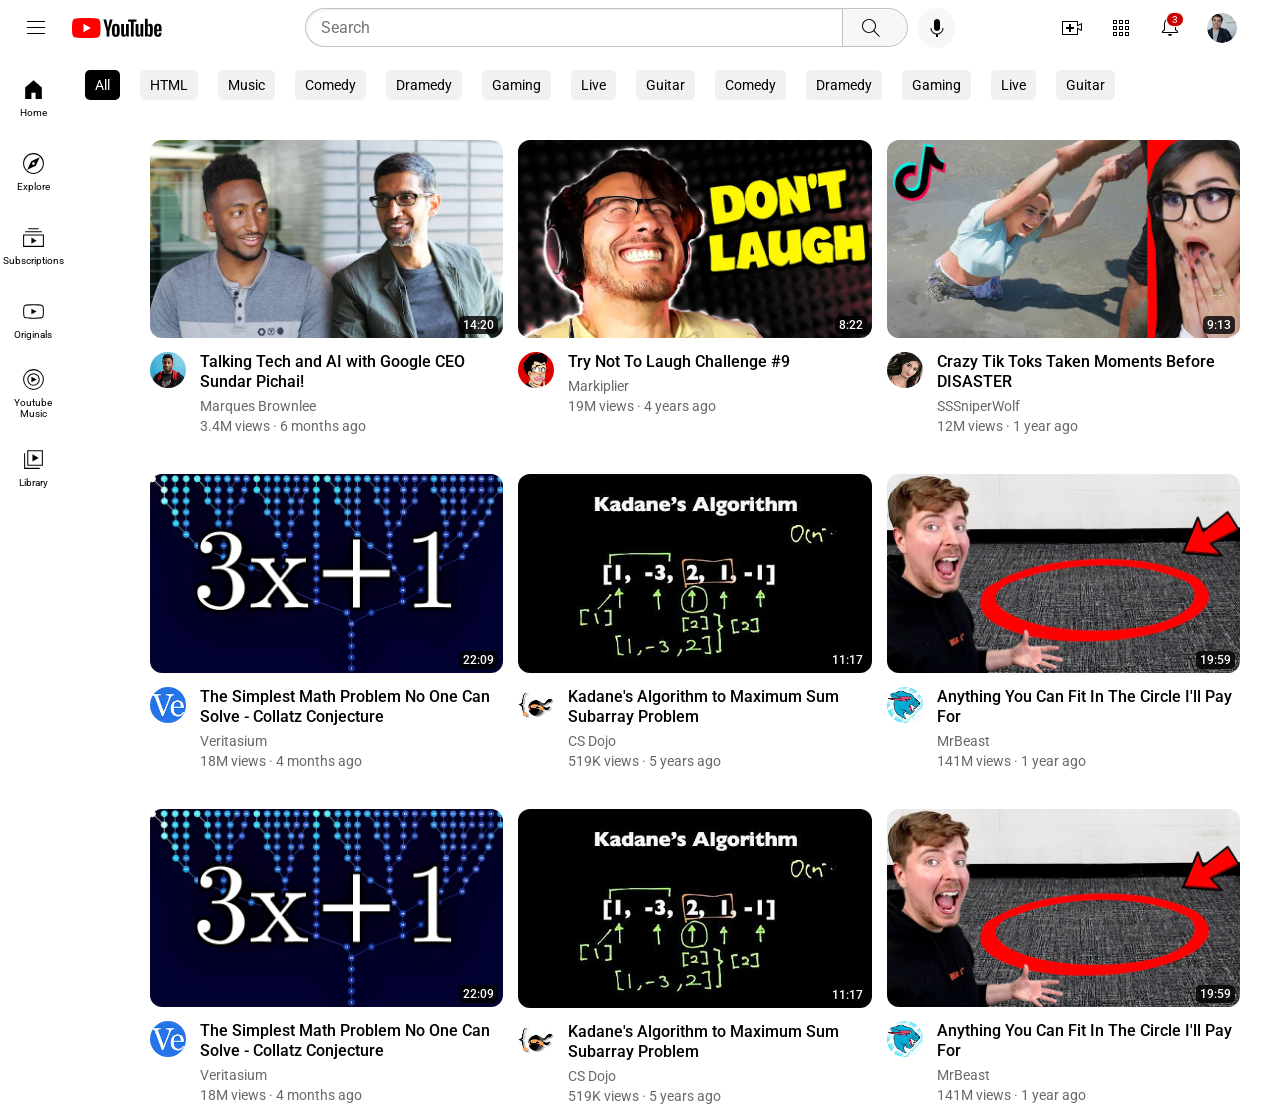
<file: index.html>
<!DOCTYPE html>
<html lang="en">
<head>
    <meta charset="UTF-8">
    <meta http-equiv="X-UA-Compatible" content="IE=edge">
    <meta name="viewport" content="width=device-width, initial-scale=1.0">
    <title>Youtube</title>
    <link rel="preconnect" href="https://fonts.googleapis.com">
    <link rel="preconnect" href="https://fonts.gstatic.com" crossorigin>
    <link href="https://fonts.googleapis.com/css2?family=Roboto:wght@400;500;700&display=swap" rel="stylesheet">

    <link rel="stylesheet" href="styles/header.css">
    <link rel="stylesheet" href="styles/video.css">
    <link rel="stylesheet" href="styles/sidebar.css">

    <style>
        body{
            margin: 0;
        }
    </style>
</head>
<body style="padding-top: 80px; ">
    <!-- background-color: rgb(245, 245, 245); -->
    <div class="header">
        <div class="left-section">
            <img class="hamburger" src="icons/hamburger-menu.svg">
            <img class="youtube-logo" src="icons/youtube-logo.svg">
        </div>
        <div class="middle-section">
            <input class="search-box" type="text" placeholder="Search">
            <button class="button">
                <img class="search" src="icons/search.svg">
                <div class="tooltip">Search</div></button>
            <button class="voice-button">
              <img class="voice" src="icons/voice-search-icon.svg">
             <div class="tooltip">Search with your voice</div>
            </button>
        </div>
        <div class="right-section">
           <img class="upload" src="icons/upload.svg">
           <img class="notifications" src="icons/youtube-apps.svg">
           <div class="notification-container">
                <img class="notifications" src="icons/notifications.svg">
                <div class="number">3</div>
           </div>
           <img class="my-channel" src="icons/my-channel.jpeg">
        </div>
    </div>
    <div class="search-bar">
        <button class="homeb">
            <img class="home" src="icons/home.svg">
            <p class="name">Home</p>
        </button>
        <button class="homeb">
            <img class="home" src="icons/explore.svg">
            <p class="name">Explore</p>
        </button>
        <button class="homeb">
            <img class="home" src="icons/subscriptions.svg">
            <p class="name">Subscriptions</p>
        </button>
        <button class="homeb">
            <img class="home" src="icons/originals.svg">
            <p class="name">Originals</p>
        </button>
        <button class="homeb">
            <img class="home" src="icons/youtube-music.svg">
            <p class="name">Youtube Music</p>
        </button>
        <button class="homeb">
            <img class="home" src="icons/library.svg">
            <p class="name">Library</p>
        </button>

        <!-- extended side bar -->

        <a href="" class="home-first">
            <img src="icons/home.svg" alt="home" class="home">
            <p>Home</p>
        </a>
        <a href="">
            <img src="icons/explore.svg" alt="" class="home">
            <p>Explore</p>
        </a>
        <a href="">
            <img src="icons/subscriptions.svg" alt="" class="home">
            <p>Subscriptions</p>
        </a>

        <hr>
        <a href="">
            <img src="icons/library.svg" alt="" class="home">
            <p>Library</p>
        </a>
        <a href="">
            <img src="icons/hist.png" alt="" class="home hist">
            <p>History</p>
        </a>
        <a href="">
            <img src="icons/originals.svg" alt="" class="home">
            <p>Originals</p>
        </a>
        <a href="">
            <img src="icons/show-more.png" alt="" class="home">
            <p>Show more</p>
        </a>

        <hr>

        
        <h3>Subscriptions</h3>
        <a href="">
            <img class="profile-picture" src="channelname/channel-1.jpeg" alt="" class="home">
            <p>Marques Brownlee</p>
        </a>
        <a href="">
            <img class="profile-picture" src="channelname/channel-2.jpeg" alt="" class="home">
            <p>Markiplier</p>
        </a>
    </div>

    <!-- suggestions -->

    <div class="categories">
        <buttons class="types first"><p>All</p></buttons>
        <buttons class="types"><p>HTML</p></buttons>
        <buttons class="types"><p>Music</p></buttons>
        <buttons class="types"><p>Comedy</p></buttons>
        <buttons class="types"><p>Dramedy</p></buttons>
        <buttons class="types"><p>Gaming</p></buttons>
        <buttons class="types"><p>Live</p></buttons>
        <buttons class="types"><p>Guitar</p></buttons>
        <buttons class="types"><p>Comedy</p></buttons>
        <buttons class="types"><p>Dramedy</p></buttons>
        <buttons class="types"><p>Gaming</p></buttons>
        <buttons class="types"><p>Live</p></buttons>
        <buttons class="types"><p>Guitar</p></buttons>
    </div>

    <!-- videos -->
    
    <div class="video-grid">
    <div class="video-preview">
        <div class="thumbnail-row">
            <img class="thumbnail" src="thumbnails/thumbnail-1.webp" alt="Error loading image"></a>
            <div class="video-time">14:20</div>
        </div>
        <div class="video-info-grid"> 
            <div class="channelname">
                <img class="profile-picture" src="channelname/channel-1.jpeg">
            </div>
            <div class="video-info">
              <a href="video.html" style="text-decoration: none; color: black;">
                  <p class="texta">
                   Talking Tech and AI with Google CEO Sundar Pichai!
                  </p>
              </a>
              <p class="textb">Marques Brownlee</p>
              <p class="textb">3.4M views &#183 6 months ago</p>
            </div>
        </div>       
    </div>

    <div class="video-preview">
        <div class="thumbnail-row">
            <img class="thumbnail" src="thumbnails/thumbnail-2.webp" alt="Error loading image">
            <div class="video-time">8:22</div>
        </div>
        <div class="video-info-grid">
            <div class="channelname">
                <img class="profile-picture" src="channelname/channel-2.jpeg">
            </div>
            <div class="video-info">
                <p class="texta">
                    Try Not To Laugh Challenge &#x23;9  
                </p>
                <p class="textb">Markiplier</p>
                <p class="textb">19M views &#183 4 years ago</p>
            </div>            
        </div>       
    </div>
    <div class="video-preview">
        <div class="thumbnail-row">
            <img class="thumbnail" src="thumbnails/thumbnail-3.webp" alt="Error loading image">
            <div class="video-time">9:13</div>
        </div>
        <div class="video-info-grid"> 
            <div class="channelname">
                <img class="profile-picture" src="channelname/channel-3.jpeg">
            </div>
            <div class="video-info">
                <p class="texta">
               Crazy Tik Toks Taken Moments Before DISASTER  
              </p>
              <p class="textb">SSSniperWolf</p>
              <p class="textb">12M views &#183 1 year ago</p>
            </div>
        </div>       
    </div>

    <div class="video-preview">
        <div class="thumbnail-row">
            <img class="thumbnail" src="thumbnails/thumbnail-4.webp" alt="Error loading image">
            <div class="video-time">22:09</div>
        </div>
        <div class="video-info-grid">
            <div class="channelname">
                <img class="profile-picture" src="channelname/channel-4.jpeg">
            </div>
            <div class="video-info">
                <p class="texta">
                    The Simplest Math Problem No One Can Solve - Collatz Conjecture  
                </p>
                <p class="textb">Veritasium</p>
                <p class="textb">18M views &#183 4 months ago</p>
            </div>            
        </div>       
    </div>
    <div class="video-preview">
        <div class="thumbnail-row">
            <img class="thumbnail" src="thumbnails/thumbnail-5.webp" alt="Error loading image">
            <div class="video-time">11:17</div>
        </div>
        <div class="video-info-grid"> 
            <div class="channelname">
                <img class="profile-picture" src="channelname/channel-5.jpeg">
            </div>
            <div class="video-info">
                <p class="texta">
                    Kadane's Algorithm to Maximum Sum Subarray Problem
              </p>
              <p class="textb">CS Dojo</p>
              <p class="textb">519K views &#183 5 years ago</p>
            </div>
        </div>       
    </div>

    <div class="video-preview">
        <div class="thumbnail-row">
            <img class="thumbnail" src="thumbnails/thumbnail-6.webp" alt="Error loading image">
            <div class="video-time">19:59</div>
        </div>
        <div class="video-info-grid">
            <div class="channelname">
                <img class="profile-picture" src="channelname/channel-6.jpeg">
            </div>
            <div class="video-info">
                <p class="texta">
                    Anything You Can Fit In The Circle I'll Pay For  
                </p>
                <p class="textb">MrBeast</p>
                <p class="textb">141M views &#183 1 year ago</p>
            </div>            
        </div>       
    </div>
    <div class="video-preview">
        <div class="thumbnail-row">
            <img class="thumbnail" src="thumbnails/thumbnail-4.webp" alt="Error loading image">
            <div class="video-time">22:09</div>
        </div>
        <div class="video-info-grid">
            <div class="channelname">
                <img class="profile-picture" src="channelname/channel-4.jpeg">
            </div>
            <div class="video-info">
                <p class="texta">
                    The Simplest Math Problem No One Can Solve - Collatz Conjecture  
                </p>
                <p class="textb">Veritasium</p>
                <p class="textb">18M views &#183 4 months ago</p>
            </div>            
        </div>       
    </div>
    <div class="video-preview">
        <div class="thumbnail-row">
            <img class="thumbnail" src="thumbnails/thumbnail-5.webp" alt="Error loading image">
            <div class="video-time">11:17</div>
        </div>
        <div class="video-info-grid"> 
            <div class="channelname">
                <img class="profile-picture" src="channelname/channel-5.jpeg">
            </div>
            <div class="video-info">
                <p class="texta">
                    Kadane's Algorithm to Maximum Sum Subarray Problem
              </p>
              <p class="textb">CS Dojo</p>
              <p class="textb">519K views &#183 5 years ago</p>
            </div>
        </div>       
    </div>

    <div class="video-preview">
        <div class="thumbnail-row">
            <img class="thumbnail" src="thumbnails/thumbnail-6.webp" alt="Error loading image">
            <div class="video-time">19:59</div>
        </div>
        <div class="video-info-grid">
            <div class="channelname">
                <img class="profile-picture" src="channelname/channel-6.jpeg">
            </div>
            <div class="video-info">
                <p class="texta">
                    Anything You Can Fit In The Circle I'll Pay For  
                </p>
                <p class="textb">MrBeast</p>
                <p class="textb">141M views &#183 1 year ago</p>
            </div>            
        </div>       
    </div>
</div>   

<script src="index.js"></script>
</body>
</html>
</file>
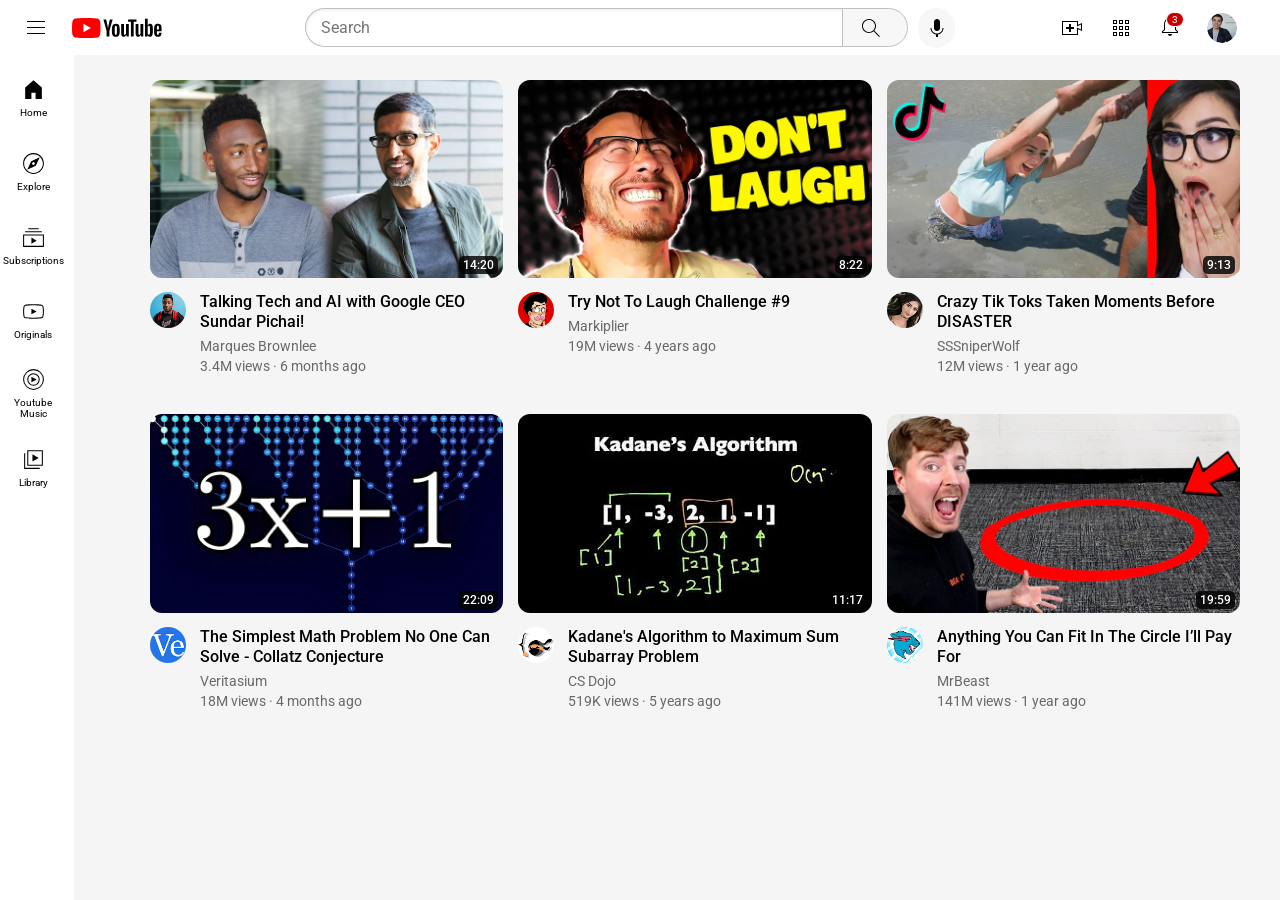
<file: youtube.html>
<!DOCTYPE html>
<html lang="en">
<head>
    <meta charset="UTF-8">
    <meta http-equiv="X-UA-Compatible" content="IE=edge">
    <meta name="viewport" content="width=device-width, initial-scale=1.0">
    <title>Youtube</title>
    <link rel="preconnect" href="https://fonts.googleapis.com">
    <link rel="preconnect" href="https://fonts.gstatic.com" crossorigin>
    <link href="https://fonts.googleapis.com/css2?family=Roboto:wght@400;500;700&display=swap" rel="stylesheet">

    <link rel="stylesheet" href="styles/header.css">
    <link rel="stylesheet" href="styles/video.css">
    <link rel="stylesheet" href="styles/sidebar.css">

    <style>
        body{
            margin: 0;
        }
    </style>
</head>
<body style="padding-top: 80px; background-color: rgb(245, 245, 245);">
    <div class="header">
        <div class="left-section">
            <img class="hamburger" src="icons/hamburger-menu.svg">
            <img class="youtube-logo" src="icons/youtube-logo.svg">
        </div>
        <div class="middle-section">
            <input class="search-box" type="text" placeholder="Search">
            <button class="button">
                <img class="search" src="icons/search.svg">
                <div class="tooltip">Search</div></button>
            <button class="voice-button">
              <img class="voice" src="icons/voice-search-icon.svg">
             <div class="tooltip">Search with your voice</div>
            </button>
        </div>
        <div class="right-section">
           <img class="upload" src="icons/upload.svg">
           <img class="notifications" src="icons/youtube-apps.svg">
           <div class="notification-container">
                <img class="notifications" src="icons/notifications.svg">
                <div class="number">3</div>
           </div>
           <img class="my-channel" src="icons/my-channel.jpeg">
        </div>
    </div>
    <div class="search-bar">
        <button class="homeb">
            <img class="home" src="icons/home.svg">
            <p class="name">Home</p>
        </button>
        <button class="homeb">
            <img class="home" src="icons/explore.svg">
            <p class="name">Explore</p>
        </button>
        <button class="homeb">
            <img class="home" src="icons/subscriptions.svg">
            <p class="name">Subscriptions</p>
        </button>
        <button class="homeb">
            <img class="home" src="icons/originals.svg">
            <p class="name">Originals</p>
        </button>
        <button class="homeb">
            <img class="home" src="icons/youtube-music.svg">
            <p class="name">Youtube Music</p>
        </button>
        <button class="homeb">
            <img class="home" src="icons/library.svg">
            <p class="name">Library</p>
        </button>
    </div>
    
    <div class="video-grid">
    <div class="video-preview">
        <div class="thumbnail-row">
            <img class="thumbnail" src="thumbnails/thumbnail-1.webp" alt="Error loading image">
            <div class="video-time">14:20</div>
        </div>
        <div class="video-info-grid"> 
            <div class="channelname">
                <img class="profile-picture" src="channelname/channel-1.jpeg">
            </div>
            <div class="video-info">
              <p class="texta">
               Talking Tech and AI with Google CEO Sundar Pichai!   
              </p>
              <p class="textb">Marques Brownlee</p>
              <p class="textb">3.4M views &#183 6 months ago</p>
            </div>
        </div>       
    </div>

    <div class="video-preview">
        <div class="thumbnail-row">
            <img class="thumbnail" src="thumbnails/thumbnail-2.webp" alt="Error loading image">
            <div class="video-time">8:22</div>
        </div>
        <div class="video-info-grid">
            <div class="channelname">
                <img class="profile-picture" src="channelname/channel-2.jpeg">
            </div>
            <div class="video-info">
                <p class="texta">
                    Try Not To Laugh Challenge &#x23;9  
                </p>
                <p class="textb">Markiplier</p>
                <p class="textb">19M views &#183 4 years ago</p>
            </div>            
        </div>       
    </div>
    <div class="video-preview">
        <div class="thumbnail-row">
            <img class="thumbnail" src="thumbnails/thumbnail-3.webp" alt="Error loading image">
            <div class="video-time">9:13</div>
        </div>
        <div class="video-info-grid"> 
            <div class="channelname">
                <img class="profile-picture" src="channelname/channel-3.jpeg">
            </div>
            <div class="video-info">
                <p class="texta">
               Crazy Tik Toks Taken Moments Before DISASTER  
              </p>
              <p class="textb">SSSniperWolf</p>
              <p class="textb">12M views &#183 1 year ago</p>
            </div>
        </div>       
    </div>

    <div class="video-preview">
        <div class="thumbnail-row">
            <img class="thumbnail" src="thumbnails/thumbnail-4.webp" alt="Error loading image">
            <div class="video-time">22:09</div>
        </div>
        <div class="video-info-grid">
            <div class="channelname">
                <img class="profile-picture" src="channelname/channel-4.jpeg">
            </div>
            <div class="video-info">
                <p class="texta">
                    The Simplest Math Problem No One Can Solve - Collatz Conjecture  
                </p>
                <p class="textb">Veritasium</p>
                <p class="textb">18M views &#183 4 months ago</p>
            </div>            
        </div>       
    </div>
    <div class="video-preview">
        <div class="thumbnail-row">
            <img class="thumbnail" src="thumbnails/thumbnail-5.webp" alt="Error loading image">
            <div class="video-time">11:17</div>
        </div>
        <div class="video-info-grid"> 
            <div class="channelname">
                <img class="profile-picture" src="channelname/channel-5.jpeg">
            </div>
            <div class="video-info">
                <p class="texta">
                    Kadane's Algorithm to Maximum Sum Subarray Problem
              </p>
              <p class="textb">CS Dojo</p>
              <p class="textb">519K views &#183 5 years ago</p>
            </div>
        </div>       
    </div>

    <div class="video-preview">
        <div class="thumbnail-row">
            <img class="thumbnail" src="thumbnails/thumbnail-6.webp" alt="Error loading image">
            <div class="video-time">19:59</div>
        </div>
        <div class="video-info-grid">
            <div class="channelname">
                <img class="profile-picture" src="channelname/channel-6.jpeg">
            </div>
            <div class="video-info">
                <p class="texta">
                    Anything You Can Fit In The Circle I’ll Pay For  
                </p>
                <p class="textb">MrBeast</p>
                <p class="textb">141M views &#183 1 year ago</p>
            </div>            
        </div>       
    </div>
</div>   
</body>
</html>
</file>
<file: styles/header.css>
.header{
    height: 55px;
    display: flex;
    flex-direction: row;
    justify-content:space-between;
    position: fixed;
    top: 0;
    right: 0px;
    left: 0;
    padding-right: 20px;
    background-color: white;
    /* border-bottom-width: 1.5px;
    border-bottom-style: solid;
    border-bottom-color: rgb(228, 228, 228); */
    z-index: 100;
}

.left-section{
    display: flex;
    align-items: center;
}
.middle-section{
    display: flex;
    align-items: center;
    flex: 1;
    margin-left: 72px;
    margin-right: 35px;
    max-width: 650px;
}
.right-section{
    display: flex;
    align-items: center;
    width: 200px;
    flex-shrink: 0;
}
.button{
    background-color: #f7f7f7;
    width:66px;
    border-width: 1px;
    border-style: solid;
    border-color: rgb(192, 192, 192);
    height: 39px;
    border-radius: 22px;
    transition: background-color 0.15s;
    cursor: pointer;
    margin-right: 10px;
    margin-left: -1px;
    padding-top: 2px;
    padding-left: 20px;
    padding-right: 8px;
    border-bottom-left-radius: 0;
    border-top-left-radius: 0;
}
.button:hover{
    background-color: rgb(235, 230, 230);
}
.voice-button{
    background-color: #f7f7f7;
    border-radius: 50px;
    cursor: pointer;
    border: none;
    height: 40px;
    padding-top: 2px;
    padding-left: 7px;
}
.voice-button:hover{
    background-color: rgb(235, 230, 230);
}

.hamburger{
    height: 24px;
    margin-left: 24px;
    margin-right: 24px;
    cursor: pointer;
}
.hamburger:active{
    background-color: rgb(233, 233, 233);
    border-radius: 50px;
    padding: 10px;
}

.hamburger:hover{
    background-color: rgb(233, 233, 233);
    border-radius: 50px;
    padding: 10px;
}
.youtube-logo{
    height: 20px;
}
.search-box{
    height: 35.5px;
    flex: 1;
    padding-left: 15px;
    font-size: 16px;
    border-width: 1px;
    border-style: solid;
    border-color: rgb(192, 192, 192);
    border-right: 0px;
    border-radius: 22px;
    box-shadow: inset 1px 2px 3px rgba(0, 0, 0, 0.05);
    width: 0;
    border-bottom-right-radius: 0;
    border-top-right-radius: 0;
}
.search-box::placeholder{
    font-family: Roboto;
    font-size: 16px;
}
.search{
    height: 24px;
    margin-right: 20px;
}
.voice{
    height: 24px;
}

.upload{
    height: 24px;   
    margin-right: 15px;
    cursor: pointer;
}
.notifications{
    height: 24px;
    margin-left: 10px;
    margin-right: 15px;
    cursor: pointer;

}
.my-channel{
    width: 30px;
    margin-left: 10px;
    border-radius: 50px;
    cursor: pointer;

}
.notification-container{
    position: relative;
}
.number{
    position: absolute;
    top: -2px;
    right: 13px;
    background-color: rgb(200, 0, 0);
    color: white;
    font-family: Roboto, Arial;
    font-size: 10px;
    padding-left: 5px;
    padding-right: 5px;
    padding-top: 1px;
    padding-bottom: 1px;
    border-radius: 10px;
    border-color: white;
    border-style: solid;
    border-width: 1px;
}

.button ,.voice-button{
    display: flex;
  justify-content: center;
  align-items: center;
  position: relative;
}

.button .tooltip ,.voice-button .tooltip{
    font-family: Roboto, Arial;
  position: absolute;
  background-color: gray;
  color: white;
  padding-top: 8px;
  padding-bottom: 8px;
  padding-left: 8px;
  padding-right: 8px;
  border-radius: 2px;
  font-size: 12px;
  bottom: -30px;
  opacity: 0;
  transition: opacity 0.15s;
  pointer-events: none;
  white-space: nowrap;
}

.button:hover .tooltip ,.voice-button:hover .tooltip{
    opacity: 1;
}

@media (max-width: 800px) {
    .right-section img{
        display: none;
    }

    .number{
        display: none;
    }

    .right-section .my-channel{
        display: block;
    }

    .hamburger{
        display: none;
    }

    .right-section{
        width: 30px;
    }

    .voice-button{
        display: none;
    }

    /* .middle-section{
        margin-right: -50px;
        margin-left: -100px;
    } */
    
    .left-section{
        padding-left: 20px;
    }

    .search-box{
        min-width: 5px;
    }
    .button{
        width: 40px;
    }

    .middle-section{
        max-width: 200px;
        margin-left: 25px;
    }

}
</file>
<file: styles/video.css>
.thumbnail{
    width: 100%;
    border-radius: 12px;
}

.video-grid{
    display: grid;
    grid-template-columns: 1fr 1fr 1fr;
    column-gap: 15px;
    row-gap: 40px;
    margin-left: 150px;
    margin-right: 40px;
    min-width: 600px;
}

.extended-video-grid{
    margin-left: 260px;
}

.video-info-grid{
    display: grid;
    grid-template-columns: 50px 1fr;
}
.texta{
    font-family: Roboto,arial;
    font-size: 16px; 
    font-weight: 500; 
    line-height: 20px;
    margin-top: 0;
    margin-bottom: 6px;
    cursor: pointer;
}
.textb{
    color: rgb(107, 104, 104);
    font-family: Roboto,arial;
    font-size: 14px;
    margin-top: 4px;
    margin-bottom: 0;
}
.thumbnail-row{
    margin-bottom: 10px;
    position: relative;
    cursor: pointer;
}
.video-info{
    width: 100%;
}
.profile-picture{
    width: 36px;
    border-radius: 50px;
    cursor: pointer;
}
.video-time{
    font-family: Roboto, Arial;
    font-size: 12px;
    font-weight: 500;
    padding-left: 4px;
    padding-right: 4px;
    padding-top: 2px;
    padding-bottom: 2px;
    border-radius: 2px;
    background-color: rgba(0, 0, 0, 0.808);
    color: white;
    position: absolute;
    bottom: 8px;
    right: 5px;
    border-radius: 5px;
}

.categories{
    display: flex;
    /* height: 25px; */
    align-items: stretch;
    /* justify-content: space-between; */
    margin-left: 75px;
    padding-bottom: 40px;
    margin-top: -10px;
}

.extended-categories{
    margin-left: 250px;
}

.types{
    background-color: #f1f1f1;
    margin-inline: 10px;
    padding: 10px;
    text-align: center;
    font-size: 14px;
    font-family: 'Roboto';
    border-radius: 5px;
    height: 10px;
    padding-bottom: 10px;
    cursor: pointer;
}

.types:hover{
    background-color: rgb(235, 230, 230);
}

.types:active{
    background-color: black;
    color: white;
}

.types p{
    margin-top: -3px;
}

.first{
    background-color: black;
    color: white;
}

@media (max-width: 800px) {
    .video-grid{
        grid-template-columns: 1fr;
        margin-left: 20px;
        margin-right: 20px;
        /* padding-right: 20px; */
        min-width: 300px;
    }

    .categories ,.extended-categories{
        display: none;
    }
}


/* video page */

.container{
    margin-left: 35px;
}

.row{
    display: flex;
    justify-content: space-between;
    flex-wrap: wrap;
    margin-right: 50px;
}

.left-side{
    flex-basis: 59%;
}

.right-side{
    flex-basis: 31%;
}

.recommended{
    display: flex;
    justify-content: space-between;
    margin-bottom: 8px;
}

.recommended img{
    width: 100%;
    border-radius: 10px;
}

.recommended a{
    width: 80%;
    /* flex-basis: 49%; */
    margin-right: 8px;
}

.content{
    margin-top: -10px;
}

.info-grid{
    display: flex;
    justify-content:space-between;
    align-items: center;
    margin-top: -15px;
}

.left-info{
    display: flex;
    justify-content: left;
    align-items: center;
}

.content h3{
    font-family: 'Roboto';
    font-weight: 500;
    font-size: 1.2rem;
    /* line-height: 2.8rem; */
}

.info{
    font-family: 'Roboto';
    margin-left: 7px;
    margin-top: -12px;
}

.info p{
    font-size: 12px;
    margin-top: -18px;
}

.info h4{
    font-weight: 500;
    
}

.picture img{
    border-radius: 50px;
    width: 85%;
}

.subscribe{
    background-color: black;
    height: 35px;
    color: white;
    border-radius: 20px;
    border: none;
    padding-inline: 15px;
    font-size: 14px;
    font-weight: 500;
    /* font-family: 'Roboto'; */
    margin-left: 22px;
}

.right-info{
    display: flex;
    justify-content: space-around;
    align-items: center;
}

.features{
    display: flex;
    height: 38px;
    justify-content: space-evenly;
    align-items: center;
    border: none;
    font-size: 14px;
    font-weight: 500;
    cursor: pointer;
}

.features:hover{
    background-color: rgb(235, 230, 230);
}

.like{
    border-radius: 20px;
    border-top-right-radius: 0;
    border-bottom-right-radius: 0;
}
.like img{
    width: 25%;
}
.dislike{
    border-radius: 20px;
    border-top-left-radius: 0;
    border-bottom-left-radius: 0;
    border-left: solid 1px rgb(192, 192, 192);
}
.dislike img{
    width: 40%;
}

.more{
    padding-inline: 10px;
    font-size: 20px;
    padding-bottom: 10px;
    height: 40px;
    border-radius: 80px;
    font-weight: 600;
}

.share{
    border-radius: 20px;
    margin-inline: 10px;
}
.share img{
    width: 30%;
}

.description{
    font-size: 14px;
    background-color: #e9e9e9;
    border-radius: 10px;
    padding-inline: 12px;
    padding-block: 2px;
    font-family: 'Roboto',sans-serif;
    margin-top: 5px;
}

.views ,.time, .tags{
    font-weight: 500; 
}
.tags{
    color: rgb(82, 82, 82);
}
.time{
    margin-inline: 5px;
    line-height: 1px;
}
.offline{
    margin-top: -10px;
    /* margin-bottom: 12px; */
}
.details{
    margin-top: 20px;
}

.comment {
    /* height: 5px; */
    display: flex;
    align-items: center;
    justify-content: space-evenly;
    margin-top: 30px;
}
.comment img{
    width: 5%;
}

.comment input{
    border: 0;
    outline: 0;
    border-bottom: 1px solid #d1d0d0;
    width: 100%;
    margin-top: -5px;
    background: transparent;
    font-size: 15px;
    font-family: 'Roboto',sans-serif;
    margin-left: 20px;
}

.comment-no{
    font-size: 17px;
    font-family: 'Roboto';
    font-weight: 100;
    margin-block: 20px;
}
</file>
<file: styles/sidebar.css>
.search-bar{
    position: fixed;
    top: 55px;
    left: 0;
    bottom: 0;
    width: 74px;
    background-color: white;
    z-index: 200;
    padding-top: 10px;
}

.search-bar a{
    display: none;
}

.search-bar hr{
    display: none;
}
.search-bar h3{
    display: none;
}


.homeb{
    width: 72px;
    height: 74px;
    background-color: white;
    border: none;
    transition: background-color 0.15s;
    cursor: pointer;
    padding-left: 0;
    border-radius: 5px;
}
.home{
    width: 25px;
}
.homeb:hover{
    background-color: rgb(233, 233, 233);
}
.name{
    font-family: Roboto;
    font-size: 9.5px;
    margin-top: 2px;
    width: 100%;
}


.extended{
    width: 230px;

}

.extended button{
    display: none;
}

.extended a{
    display:flex;
    padding: 2px;
    padding-left: 15px;
    border-radius: 10px;
    align-items: center;
    height: 38px;
    text-decoration: none;
    margin-inline: 10px;
}

.extended a img{
    margin-right: 23px;
    height: 80%;
}

.extended a p{
    font-size: 14px;
    font-family: Roboto;
    width: 100%;
    color: black;
}

.extended hr{
    display:block;
    /* border: none; */
    width: 90%;
    text-align: center;
    border: none;
    height: 0.5px;
    background-color: #e9e9e9;  /* Modern Browsers */
    margin-block: 12px;
}

.extended a:hover{
    background-color: rgb(235, 234, 234);
}

.home-first{
    background-color: rgb(235, 234, 234);
}

.extended h3{
    display: flex;
    margin-inline: 10px;
    padding-left: 15px;
    font-family: Roboto;
    font-weight: 100;
    font-size: 16px;
    margin-bottom: 10px;
}

.hist{
    width: 22px;
    height: 15px;
}

@media (max-width: 800px) {
    .search-bar, .extended{
        display: none;
    }  
}
</file>
